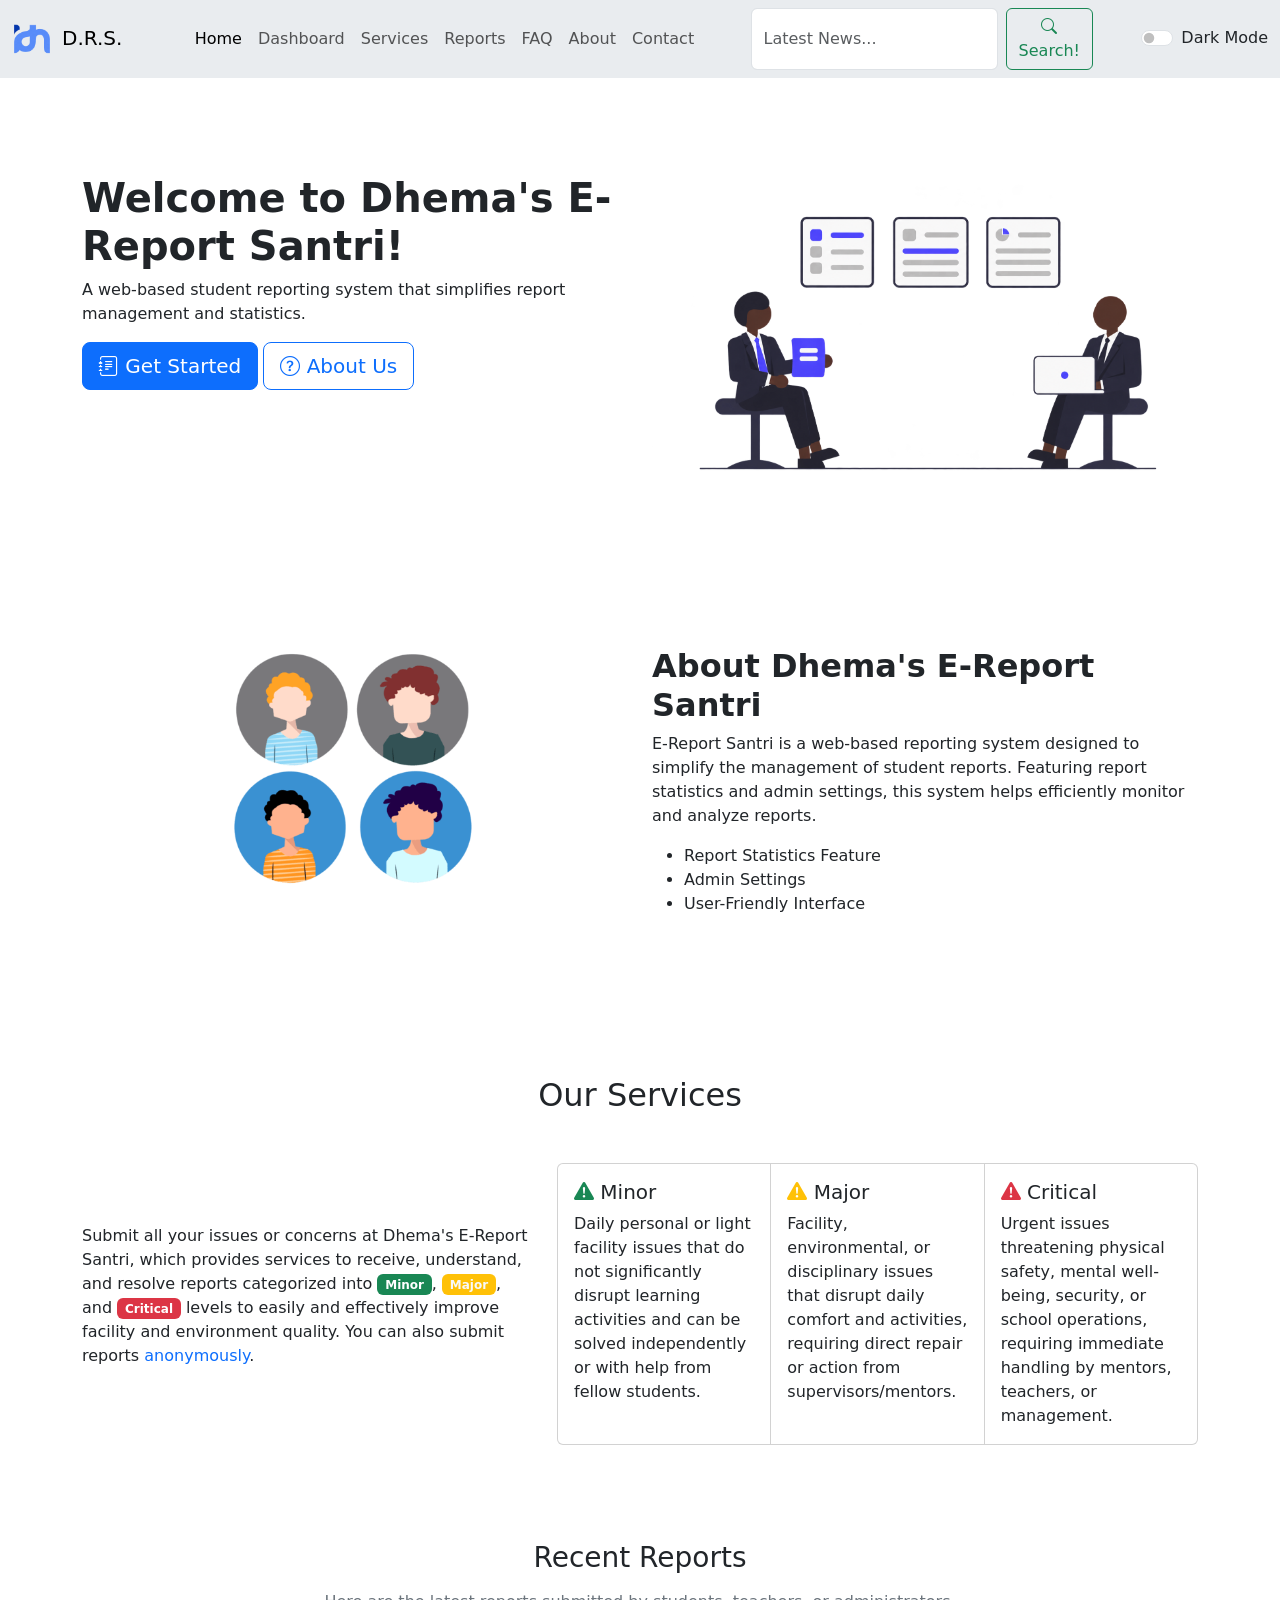
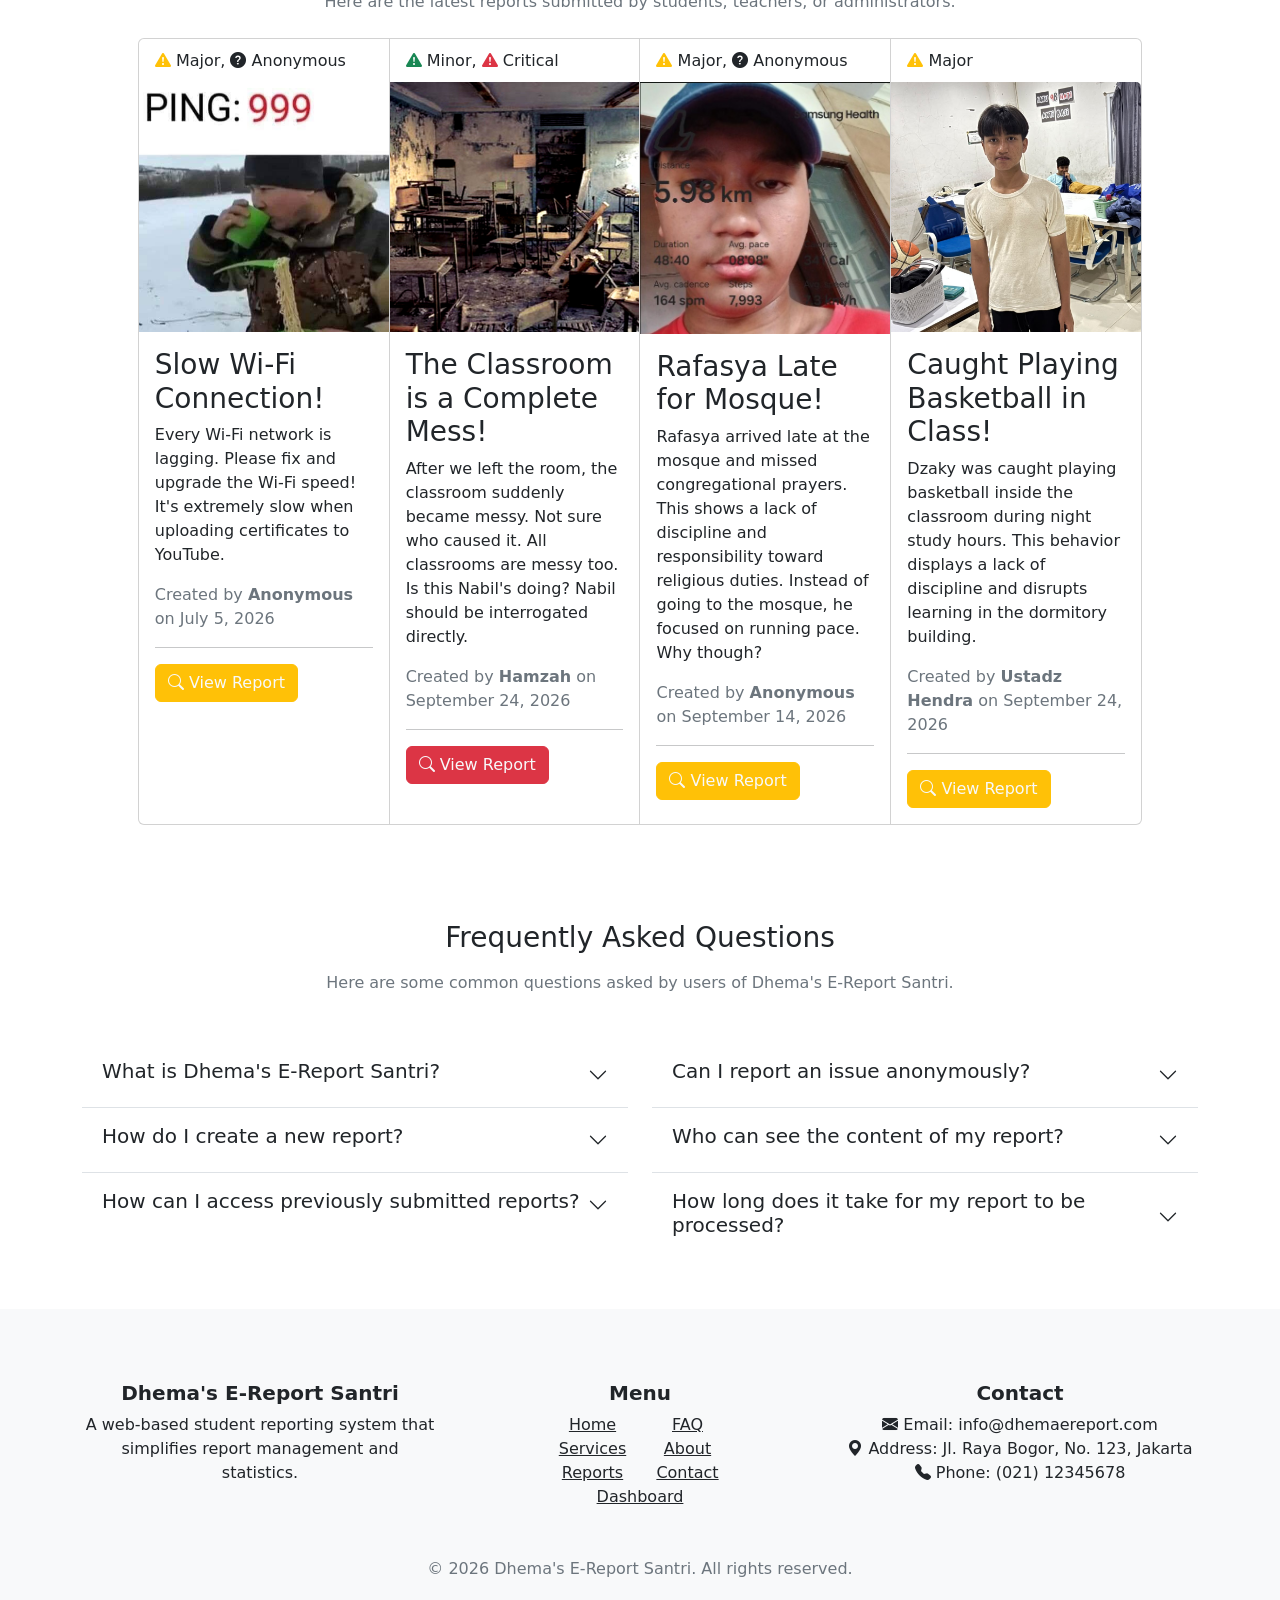
<file: index.html>
<!DOCTYPE html>
<html lang="en" data-bs-theme="">
<head>
    <meta charset="UTF-8">
    <meta name="viewport" content="width=device-width, initial-scale=1.0">
    <title>D.R.S.</title>
    <link rel="icon" href="Logo IDN.png" type="image/png">
    <link rel="stylesheet" href="bootstrap/css/bootstrap.min.css">
    <link rel="stylesheet" href="styles.css">
    <link rel="stylesheet" href="https://cdn.jsdelivr.net/npm/bootstrap-icons@1.13.2/font/bootstrap-icons.min.css">
</head>
<body>
  <nav class="navbar navbar-expand-lg bg-body-secondary">
  <div class="container-fluid">
    <a class="navbar-brand align-text-center" href="#"><img src="Logo IDN.png" alt="IDN Logo" style="width: 40px; height: auto; margin-right: 10px;">D.R.S.</a>
    <button class="navbar-toggler" type="button" data-bs-toggle="collapse" data-bs-target="#navigasi" aria-controls="navigasi" aria-expanded="false" aria-label="Toggle navigation">
      <span class="navbar-toggler-icon"></span>
    </button>
    <div class="collapse navbar-collapse g-2" id="navigasi">
      <ul class="navbar-nav mx-auto mb-2 mb-lg-0">
          <li class="nav-item">
            <a class="nav-link active" aria-current="page" href="index.html">Home</a>
          </li>
        <li class="nav-item">
          <a class="nav-link" href="dashboard.html">Dashboard</a>
        </li>
        <li class="nav-item">
          <a class="nav-link" href="#services">Services</a>
        </li>
        <li class="nav-item">
          <a class="nav-link" href="#reports">Reports</a>
        </li>
        <li class="nav-item">
          <a class="nav-link" href="#FAQ">FAQ</a>
        </li>
        <li class="nav-item">
          <a class="nav-link" href="#about">About</a>
        </li>
        <li class="nav-item">
          <a class="nav-link" href="#contact">Contact</a>
        </li>
      </ul>
      <form class="d-flex" role="search">
        <input class="form-control me-2" type="search" placeholder="Latest News..." aria-label="Search"/>
        <button class="btn btn-outline-success" type="submit"><i class="bi bi-search"></i> Search!</button>
      </form>
      <div class="form-check form-switch ms-auto">
      <input class="form-check-input" type="checkbox" id="themeToggle" style="cursor: pointer;">
      <label class="form-check-label" for="themeToggle" id="themeLabel"></label>
    </div>
    </div>
    </div>
  </div>
  </nav>
  <main>
    <section class="py-5" id="hero">
      <div class="container mt-5 mb-3">
        <div class="row">
          <div class="col-lg-6">
            <h1 class="fw-bold">Welcome to Dhema's E-Report Santri!</h1>
            <p class="">A web-based student reporting system that simplifies report management and statistics.</p>
            <a href="reports.html" class="btn btn-primary btn-lg"><i class="bi bi-journal-text"></i> Get Started</a>
            <a href="#about" class="btn btn-outline-primary btn-lg"><i class="bi bi-question-circle"></i> About Us</a>
          </div>
          <div class="col-lg-6 text-center">
            <img src="hero.png" alt="Hero Image" class="img-fluid" style="width: 100%;">
          </div>
        </div>
      </div>
    </section>
    <section class="py-5" id="about">
      <div class="container mt-5 mb-5">
        <div class="row">
          <div class="col-lg-6 text-center">
            <img src="about.png" alt="About Image" class="img-fluid" style="width: 45%; height: auto;">
          </div>
          <div class="col-lg-6 d-flex align-items-center">
            <div><h2 class="fw-bold">About Dhema's E-Report Santri</h2>
              <p>E-Report Santri is a web-based reporting system designed to simplify the management of student reports. Featuring report statistics and admin settings, this system helps efficiently monitor and analyze reports.</p>
              <ul>
              <li>Report Statistics Feature</li>
              <li>Admin Settings</li>
              <li>User-Friendly Interface</li>
              </ul>
        </div>
      </div>
    </section>
    <section class="py-5" id="services">
      <div class="container">
        <h2 class="text-center mb-5">Our Services</h2>
        <div class="row">
          <div class="col-lg-5 d-flex align-items-center">
            <p>Submit all your issues or concerns at Dhema's E-Report Santri, which provides services to receive, understand, and resolve reports categorized into <span class="badge text-bg-success">Minor</span>, <span class="badge text-bg-warning text-light">Major</span>, and <span class="badge text-bg-danger">Critical</span> levels to easily and effectively improve facility and environment quality. You can also submit reports <a href="" style="text-decoration: none;">anonymously</a>.</p>
          </div>
          <div class="col-lg-7">
            <div class="card-group">
             <div class="card">
               <div class="card-body">
                <h5 class="card-title"><i class="bi bi-exclamation-triangle-fill text-success"></i> Minor</h5>
                <p class="card-text">Daily personal or light facility issues that do not significantly disrupt learning activities and can be solved independently or with help from fellow students.</p>
                </div>
              </div>
             <div class="card">
               <div class="card-body">
                <h5 class="card-title"><i class="bi bi-exclamation-triangle-fill text-warning"></i> Major</h5>
                <p class="card-text">Facility, environmental, or disciplinary issues that disrupt daily comfort and activities, requiring direct repair or action from supervisors/mentors.</p>
                </div>
              </div>
             <div class="card">
               <div class="card-body">
                <h5 class="card-title"><i class="bi bi-exclamation-triangle-fill text-danger"></i> Critical</h5>
                <p class="card-text">Urgent issues threatening physical safety, mental well-being, security, or school operations, requiring immediate handling by mentors, teachers, or management.</p>
                </div>
              </div>
            </div>
          </div>
          </div>
      </div>
      </section>
      <section class="py-5" id="reports">
        <div class="container">
          <h3 class="text-center mb-3">Recent Reports</h3>
          <p class="text-center text-secondary mb-4">Here are the latest reports submitted by students, teachers, or administrators.</p>
              <div class="card-group mx-auto" style="max-width: 90%;">
              <div class="card">
                <div class="px-3 py-1 mt-2"><h6><i class="bi bi-exclamation-triangle-fill text-warning"></i> Major, <i class="bi bi-question-circle-fill"></i> Anonymous</h6></div>
                <img src="pingjelek.png" alt="" class="card-img-top" style="width: 100%; height: auto; object-fit: cover; overflow: hidden">
                <div class="card-body">
                  <h3 class="card-title">Slow Wi-Fi Connection!</h3>
                  <p class="card-text">Every Wi-Fi network is lagging. Please fix and upgrade the Wi-Fi speed! It's extremely slow when uploading certificates to YouTube.</p>
                  <p class="text-secondary">Created by <span class="fw-bold">Anonymous</span> on July 5, 2026</p>
                  <hr>
                  <a href="" class="btn btn-warning text-light"><i class="bi bi-search"></i> View Report</a>
                </div>
              </div>
              <div class="card">
                <div class="px-3 py-1 mt-2"><h6><i class="bi bi-exclamation-triangle-fill text-success"></i> Minor, <i class="bi bi-exclamation-triangle-fill text-danger"></i> Critical</h6></div>
                <img src="Kelas-Kosong-Cerpen-Rifki.png" alt="" class="card-img-top" style="width: 100%; height: auto; object-fit: cover; overflow: hidden">
                <div class="card-body">
                  <h3 class="card-title">The Classroom is a Complete Mess!</h3>
                  <p class="card-text">After we left the room, the classroom suddenly became messy. Not sure who caused it. All classrooms are messy too. Is this Nabil's doing? Nabil should be interrogated directly.</p>
                  <p class="text-secondary">Created by <span class="fw-bold">Hamzah</span> on September 24, 2026</p>
                  <hr>
                  <a href="" class="btn btn-danger text-light"><i class="bi bi-search"></i> View Report</a>
                </div>
              </div>
              <div class="card">
                <div class="px-3 py-1 mt-2"><h6><i class="bi bi-exclamation-triangle-fill text-warning"></i> Major, <i class="bi bi-question-circle-fill"></i> Anonymous</h6></div>
                <img src="rafasya.jpeg" alt="" class="card-img-top" style="width: 100%; height: auto; object-fit: cover; overflow: hidden">
                <div class="card-body">
                  <h3 class="card-title">Rafasya Late for Mosque!</h3>
                  <p class="card-text">Rafasya arrived late at the mosque and missed congregational prayers. This shows a lack of discipline and responsibility toward religious duties. Instead of going to the mosque, he focused on running pace. Why though?</p>
                  <p class="text-secondary">Created by <span class="fw-bold">Anonymous</span> on September 14, 2026</p>
                  <hr>
                  <a href="" class="btn btn-warning text-light"><i class="bi bi-search"></i> View Report</a>
                </div>
              </div>
              <div class="card">
                <div class="px-3 py-1 mt-2"><h6><i class="bi bi-exclamation-triangle-fill text-warning"></i> Major</h6></div>
                <img src="dzaky.jpeg" alt="" class="card-img-top" style="width: 100%; height: auto; object-fit: cover; overflow: hidden">
                <div class="card-body">
                  <h3 class="card-title">Caught Playing Basketball in Class!</h3>
                  <p class="card-text">Dzaky was caught playing basketball inside the classroom during night study hours. This behavior displays a lack of discipline and disrupts learning in the dormitory building.</p>
                  <p class="text-secondary">Created by <span class="fw-bold">Ustadz Hendra</span> on September 24, 2026</p>
                  <hr>
                  <a href="" class="btn btn-warning text-light"><i class="bi bi-search"></i> View Report</a>
                </div>
                </div>
              </div>
            </div>
      </section>
      <section class="py-5" id="FAQ">
        <div class="container">
          <h3 class="text-center mb-3">Frequently Asked Questions</h3>
          <p class="text-center text-secondary mb-5">Here are some common questions asked by users of Dhema's E-Report Santri.</p>
          <div class="row">
            <div class="col-lg-6">
              <div class="accordion accordion-flush" id="a">
  <div class="accordion-item">
    <h2 class="accordion-header">
      <button class="accordion-button collapsed" type="button" data-bs-toggle="collapse" data-bs-target="#flush-collapseOne" aria-expanded="false" aria-controls="flush-collapseOne">
        <h5>What is Dhema's E-Report Santri?</h5>
      </button>
    </h2>
    <div id="flush-collapseOne" class="accordion-collapse collapse" data-bs-parent="#a">
      <div class="accordion-body">Dhema's E-Report Santri is a digital platform designed to facilitate attendance and activity reporting for students in boarding schools. This platform allows administrators and supervisors to track student data efficiently in real time.</div>
    </div>
  </div>
  <div class="accordion-item">
    <h2 class="accordion-header">
      <button class="accordion-button collapsed" type="button" data-bs-toggle="collapse" data-bs-target="#flush-collapseTwo" aria-expanded="false" aria-controls="flush-collapseTwo">
        <h5>How do I create a new report?</h5>
      </button>
    </h2>
    <div id="flush-collapseTwo" class="accordion-collapse collapse" data-bs-parent="#a">
      <div class="accordion-body">To create a new report, you need to log into your account first. After that, navigate to the "Create Report" menu and fill out the provided form with the required information.</div>
    </div>
  </div>
  <div class="accordion-item">
    <h2 class="accordion-header">
      <button class="accordion-button collapsed" type="button" data-bs-toggle="collapse" data-bs-target="#flush-collapseThree" aria-expanded="false" aria-controls="flush-collapseThree">
        <h5>How can I access previously submitted reports?</h5>
      </button>
    </h2>
    <div id="flush-collapseThree" class="accordion-collapse collapse" data-bs-parent="#a">
      <div class="accordion-body">You can access your submitted reports by logging into your account and navigating to the "My Reports" menu. There, you will see a list of all reports you have created.
      </div>
    </div>
  </div>
</div>
</div>
    <div class="col-lg-6">
      <div class="accordion accordion-flush" id="b">
  <div class="accordion-item">
    <h2 class="accordion-header">
      <button class="accordion-button collapsed" type="button" data-bs-toggle="collapse" data-bs-target="#flush-collapseFour" aria-expanded="false" aria-controls="flush-collapseFour">
        <h5>Can I report an issue anonymously?</h5>
      </button>
    </h2>
    <div id="flush-collapseFour" class="accordion-collapse collapse" data-bs-parent="#b">
      <div class="accordion-body">Yes, you can report an issue anonymously. However, please make sure to provide sufficient detail so the issue can be handled effectively.</div>
    </div>
  </div>
  <div class="accordion-item">
    <h2 class="accordion-header">
      <button class="accordion-button collapsed" type="button" data-bs-toggle="collapse" data-bs-target="#flush-collapseFive" aria-expanded="false" aria-controls="flush-collapseFive">
        <h5>Who can see the content of my report?</h5>
      </button>
    </h2>
    <div id="flush-collapseFive" class="accordion-collapse collapse" data-bs-parent="#b">
      <div class="accordion-body">Your report content can only be viewed by you and the platform administrators. The information you provide will be kept strictly confidential.</div>
    </div>
  </div>
  <div class="accordion-item">
    <h2 class="accordion-header">
      <button class="accordion-button collapsed" type="button" data-bs-toggle="collapse" data-bs-target="#flush-collapseSix" aria-expanded="false" aria-controls="flush-collapseSix">
        <h5>How long does it take for my report to be processed?</h5>
      </button>
    </h2>
    <div id="flush-collapseSix" class="accordion-collapse collapse" data-bs-parent="#b">
      <div class="accordion-body">Processing times may vary depending on the complexity of the issue. However, we strive to address every report within 24 to 48 working hours.
      </div>
    </div>
  </div>
</div>
    </div>
        </div>
        </div>
      </section>
  </main>
  <footer class="bg-body-tertiary py-4 text-center">
    <div class="container">
      <div class="row py-5 row-gap-4 justify-content-between">
        <div class="col-lg-4">
          <h5 class="fw-bold text-center">Dhema's E-Report Santri</h5>
          <p class="mb-0">A web-based student reporting system that simplifies report management and statistics.</p>
        </div>
        <div class="col-lg-2">
          <h5 class="fw-bold text-center">Menu</h5>
          <div class="row">
            <div class="col-lg-6">
              <ul class="list-unstyled mb-0">
                <li><a href="index.html" class="text-body">Home</a></li>
                <li><a href="#services" class="text-body">Services</a></li>
                <li><a href="#reports" class="text-body">Reports</a></li>
              </ul>
            </div>
            <div class="col-lg-6">
              <ul class="list-unstyled mb-0">
                <li><a href="#faq" class="text-body">FAQ</a></li>
                <li><a href="#about" class="text-body">About</a></li>
                <li><a href="#contact" class="text-body">Contact</a></li>
              </ul>
            </div>
            <a href="dashboard.html" class="text-body text-center d-block mt-0">Dashboard</a>
          </div>
          </div>
          <div class="col-lg-4" id="contact">
            <h5 class="fw-bold text-center">Contact</h5>
            <ul class="list-unstyled">
              <li><i class="bi bi-envelope-fill"></i> Email: info@dhemaereport.com</li>
              <li><i class="bi bi-geo-alt-fill"></i> Address: Jl. Raya Bogor, No. 123, Jakarta</li>
              <li><i class="bi bi-telephone-fill"></i> Phone: (021) 12345678</li>
            </ul>
          </div>
        </div>
      </div>
      <p class="mb-0 text-center text-secondary">&copy; 2026 Dhema's E-Report Santri. All rights reserved.</p>
    </div>
  </footer>
  <script src="bootstrap/js/bootstrap.bundle.min.js"></script>
  <script>
      const htmlElement = document.documentElement;
      const themeToggle = document.getElementById('themeToggle');
        const themeLabel = document.getElementById('themeLabel');
        const savedTheme = localStorage.getItem('theme') || 'light';
        htmlElement.setAttribute('data-bs-theme', savedTheme);
        if (savedTheme === 'dark') {
            themeToggle.checked = true;
            themeLabel.textContent = 'Light Mode';
        } else {
            themeToggle.checked = false;
            themeLabel.textContent = 'Dark Mode';
        }
        themeToggle.addEventListener('change', () => {
            if (themeToggle.checked) {
                htmlElement.setAttribute('data-bs-theme', 'dark');
                themeLabel.textContent = 'Dark Mode';
                localStorage.setItem('theme', 'dark'); 
            } else {
                htmlElement.setAttribute('data-bs-theme', 'light');
                themeLabel.textContent = 'Light Mode';
                localStorage.setItem('theme', 'light'); 
            }
        });
    </script>
</body>
</html>
</file>
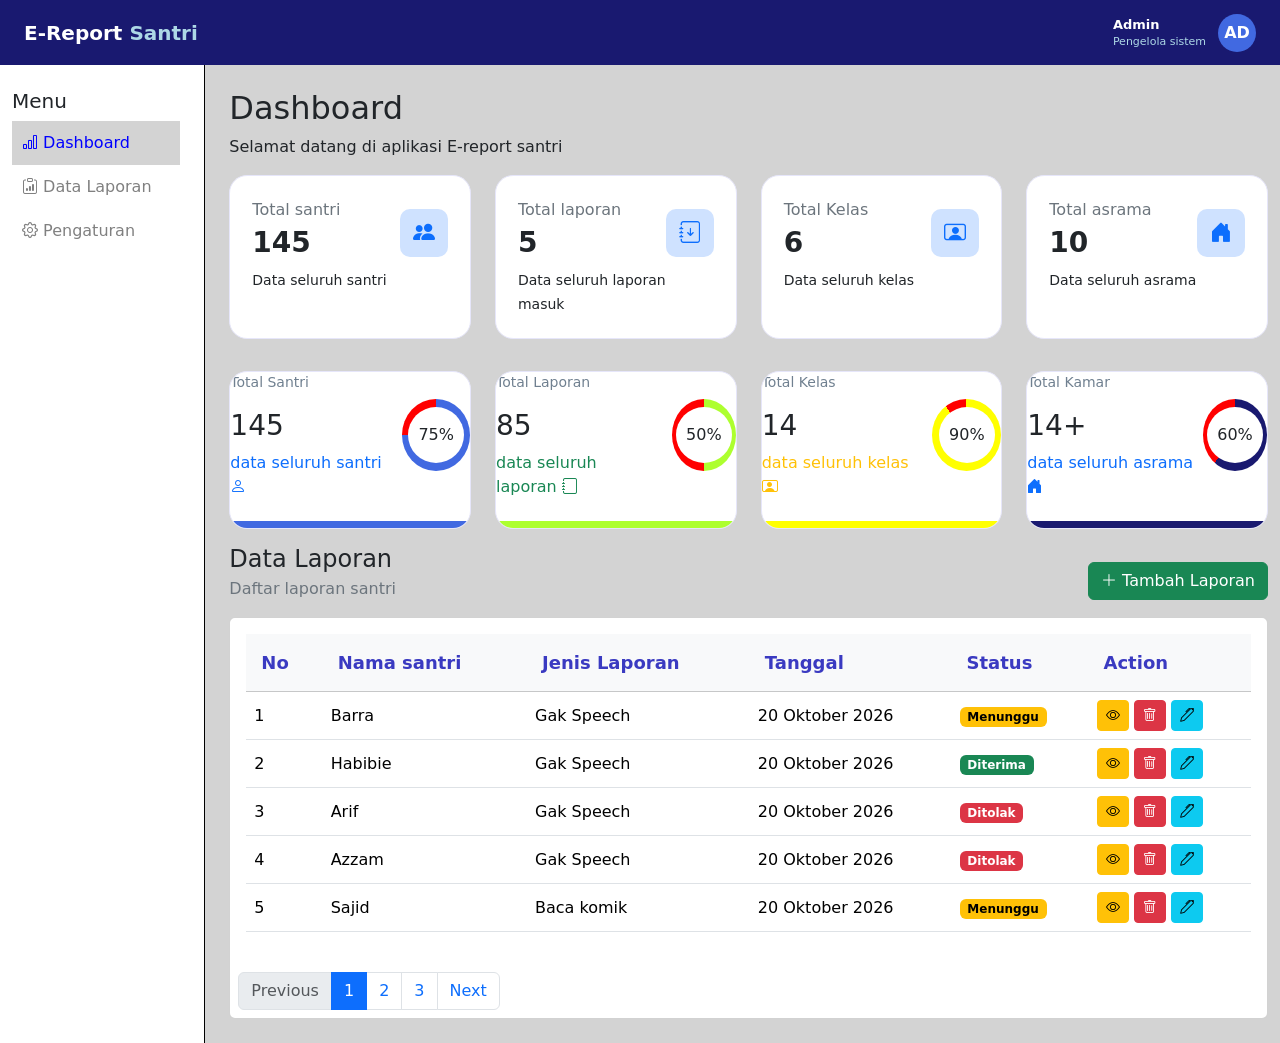
<file: dashboard.html>
<!DOCTYPE html>
<html lang="en" data-bs-theme="">
<head>
    <meta charset="UTF-8">
    <meta name="viewport" content="width=device-width, initial-scale=1.0">
    <title>E-Report</title>
    <link rel="stylesheet" href="bootstrap/css/bootstrap.min.css">
    <link rel="stylesheet" href="styles.css">
    <link rel="stylesheet" href="https://cdn.jsdelivr.net/npm/bootstrap-icons@1.13.2/font/bootstrap-icons.min.css">
</head>
<body class="body">

    <nav class="navbar topbar px-4">
        <span class="navbar-brand text-white fw-bold">
            E-Report <span class="brand-light">Santri</span> 
        </span>
        <div class="admin-profile">
            <div>
                <span>Admin</span>
                <small>Pengelola sistem</small>
            </div>
            <div class="admin-avatar">AD</div>
        </div>
    </nav>
    <div class="row">
        <aside class="sidebar col-lg-2 p-4">
            <h5 class="menu-label">Menu</h5>
            <a href="dashboard.html" class="menu-link active"> <i class="bi bi-bar-chart"></i> Dashboard</a>
            <a href="statistik.html" class="menu-link "><i class="bi bi-clipboard-data"></i> Data Laporan</a>
            <a href="settings.html" class="menu-link"> <i class="bi bi-gear"></i> Pengaturan</a>
        </aside>
        <main class="col-lg-10 p-4">
            <h2>Dashboard</h2>
            <p>Selamat datang di aplikasi E-report santri</p>
            <div class="row">

                <!-- Card 1 -->
                 <div class="col-lg-3">
                    <div class="card stat-card h-100">
                        <div class="card-body">
                        <div class="d-flex justify-content-between align-items-center">
                            <div>
                                <p class="text-secondary mb-1">Total santri</p>
                                <h3 class="fw-bold">145</h3>
                            </div>

                            <div class="stat-icon bg-primary-subtle text-primary">
                                <i class="bi bi-people-fill"></i>
                            </div>
                        </div>
                            <small>Data seluruh santri</small>
                        </div>
                    </div>
                    
                 </div>
                 <!-- End Card 1 -->
                <!-- Card 2 -->
                 <div class="col-lg-3">
                    <div class="card stat-card h-100">
                        <div class="card-body">
                        <div class="d-flex justify-content-between align-items-center">
                            <div>
                                <p class="text-secondary mb-1">Total laporan</p>
                                <h3 class="fw-bold">5</h3>
                            </div>

                            <div class="stat-icon bg-primary-subtle text-primary">
                                <i class="bi bi-journal-arrow-down"></i>
                            </div>
                        </div>
                            <small>Data seluruh laporan masuk</small>
                        </div>
                    </div>
                    
                 </div>
                 <!-- End Card 2 -->
                <!-- Card 3 -->
                 <div class="col-lg-3">
                    <div class="card stat-card h-100">
                        <div class="card-body">
                        <div class="d-flex justify-content-between align-items-center">
                            <div>
                                <p class="text-secondary mb-1">Total Kelas</p>
                                <h3 class="fw-bold">6</h3>
                            </div>

                            <div class="stat-icon bg-primary-subtle text-primary">
                                <i class="bi bi-person-video"></i>
                            </div>
                        </div>
                            <small>Data seluruh kelas</small>
                        </div>
                    </div>
                    
                 </div>
                 <!-- End Card 3 -->
                <!-- Card 4 -->
                 <div class="col-lg-3">
                    <div class="card stat-card h-100">
                        <div class="card-body">
                        <div class="d-flex justify-content-between align-items-center">
                            <div>
                                <p class="text-secondary mb-1">Total asrama</p>
                                <h3 class="fw-bold">10</h3>
                            </div>

                            <div class="stat-icon bg-primary-subtle text-primary">
                                <i class="bi bi-house-door-fill"></i>
                            </div>
                        </div>
                            <small>Data seluruh asrama</small>
                        </div>
                    </div>
                    
                 </div>
                 <!-- End Card 4 -->
            </div>

            <div class="row g-4 mt-2">
                <!-- Total santri -->
                 <!-- card-stat-1 -->
                 <div class="col-lg-3">
                    <div class="card stat-card">
                        <div class="stat-atas">
                            <div>
                                <p class="stat-label">Total Santri</p>
                                <h3 class="stat-number">145</h3>
                                <span class="stat-keterangan text-primary">
                                    data seluruh santri
                                    <i class="bi bi-person"></i>
                                </span>
                            </div>
                            <div class="lingkaran-progres progres-biru">
                                <div class="isi-lingkaran"> <span>75%</span> </div>
                            </div>
                        </div>
                        <div class="garis-progres">
                            <div class="isi-garis garis-biru"></div>
                        </div>
                    </div>
                 </div>
                 <!-- end-card-stat 1 -->
                 <!-- card-stat-2 -->
                 <div class="col-lg-3">
                    <div class="card stat-card">
                        <div class="stat-atas">
                            <div>
                                <p class="stat-label">Total Laporan</p>
                                <h3 class="stat-number">85</h3>
                                <span class="stat-keterangan text-success">
                                    data seluruh laporan
                                    <i class="bi bi-journal"></i>
                                </span>
                            </div>
                            <div class="lingkaran-progres progres-hijau">
                                <div class="isi-lingkaran"> <span>50%</span> </div>
                            </div>
                        </div>
                        <div class="garis-progres">
                            <div class="isi-garis garis-hijau"></div>
                        </div>
                    </div>
                 </div>
                 <!-- end-card-stat 2 -->
                 <!-- card-stat-3 -->
                 <div class="col-lg-3">
                    <div class="card stat-card">
                        <div class="stat-atas">
                            <div>
                                <p class="stat-label">Total Kelas</p>
                                <h3 class="stat-number">14</h3>
                                <span class="stat-keterangan text-warning">
                                    data seluruh kelas
                                    <i class="bi bi-person-video"></i>
                                </span>
                            </div>
                            <div class="lingkaran-progres progres-kuning">
                                <div class="isi-lingkaran"> <span>90%</span> </div>
                            </div>
                        </div>
                        <div class="garis-progres">
                            <div class="isi-garis garis-kuning"></div>
                        </div>
                    </div>
                 </div>
                 <!-- end-card-stat 3-->
                 
                 <!-- card-stat-4 -->
                 <div class="col-lg-3">
                    <div class="card stat-card">
                        <div class="stat-atas">
                            <div>
                                <p class="stat-label">Total Kamar</p>
                                <h3 class="stat-number">14+</h3>
                                <span class="stat-keterangan text-primary">
                                    data seluruh asrama
                                    <i class="bi bi-house-door-fill"></i>
                                </span>
                            </div>
                            <div class="lingkaran-progres progres-biru-tua">
                                <div class="isi-lingkaran"> <span>60%</span> </div>
                            </div>
                        </div>
                        <div class="garis-progres">
                            <div class="isi-garis garis-biru-tua"></div>
                        </div>
                    </div>
                 </div>
                 <!-- end-card-stat 4-->
            </div>
            <div class="mt-3">
                <div class="d-flex justify-content-between align-items-center">
                    <div>
                        <h4 class="judul-bagian mb-1">Data Laporan</h4>
                        <p class="text-secondary">Daftar laporan santri</p>
                    </div>
                    <button class="btn btn-success"> <i class="bi bi-plus-lg"></i> Tambah Laporan</button>
                </div>

                <div class="card tabel-laporan" >
                    <div class="card-body">
                         <div class="table-responsive">
                    <table class="table table-hover align-middle">
                        <thead class="table-light">
                            <tr>
                                <th>No</th>
                                <th>Nama santri</th>
                                <th>Jenis Laporan</th>
                                <th>Tanggal</th>
                                <th>Status</th>
                                <th>Action</th>
                            </tr>
                        </thead>
                        <tbody>
                            <tr>
                                <td>1</td>
                                <td>Barra </td>
                                <td>Gak Speech</td>
                                <td>20 Oktober 2026</td>
                                <td> <span class="badge text-bg-warning">Menunggu</span> </td>
                                <td>
                                    <button class="btn btn-sm btn-warning"><i class="bi bi-eye"></i></button>
                                    <button class="btn btn-sm btn-danger"> <i class="bi bi-trash"></i></button>
                                    <button class="btn btn-sm btn-info"> <i class="bi bi-pen"></i> </button>
                                </td>
                            </tr>
                            <tr>
                                <td>2</td>
                                <td>Habibie </td>
                                <td>Gak Speech</td>
                                <td>20 Oktober 2026</td>
                                <td> <span class="badge text-bg-success">Diterima</span> </td>
                                <td>
                                    <button class="btn btn-sm btn-warning"><i class="bi bi-eye"></i></button>
                                    <button class="btn btn-sm btn-danger"> <i class="bi bi-trash"></i></button>
                                    <button class="btn btn-sm btn-info"> <i class="bi bi-pen"></i> </button>
                                </td>
                            </tr>
                            <tr>
                                <td>3</td>
                                <td>Arif</td>
                                <td>Gak Speech</td>
                                <td>20 Oktober 2026</td>
                                <td> <span class="badge text-bg-danger">Ditolak</span> </td>
                                <td>
                                    <button class="btn btn-sm btn-warning"><i class="bi bi-eye"></i></button>
                                    <button class="btn btn-sm btn-danger"> <i class="bi bi-trash"></i></button>
                                    <button class="btn btn-sm btn-info"> <i class="bi bi-pen"></i> </button>
                                </td>
                            </tr>
                            <tr>
                                <td>4</td>
                                <td>Azzam </td>
                                <td>Gak Speech</td>
                                <td>20 Oktober 2026</td>
                                <td> <span class="badge text-bg-danger">Ditolak</span> </td>
                                <td>
                                    <button class="btn btn-sm btn-warning"><i class="bi bi-eye"></i></button>
                                    <button class="btn btn-sm btn-danger"> <i class="bi bi-trash"></i></button>
                                    <button class="btn btn-sm btn-info"> <i class="bi bi-pen"></i> </button>
                                </td>
                            </tr>
                            <tr>
                                <td>5</td>
                                <td>Sajid </td>
                                <td>Baca komik</td>
                                <td>20 Oktober 2026</td>
                                <td> <span class="badge text-bg-warning">Menunggu</span> </td>
                                <td>
                                    <button class="btn btn-sm btn-warning"><i class="bi bi-eye"></i></button>
                                    <button class="btn btn-sm btn-danger"> <i class="bi bi-trash"></i></button>
                                    <button class="btn btn-sm btn-info"> <i class="bi bi-pen"></i> </button>
                                </td>
                            </tr>
                        </tbody>
                    </table>
                </div>
                    </div>
                    <ul class="pagination m-2">
                    <li class="page-item disabled">
                        <a href="" class="page-link">Previous</a>
                    </li>
                    <li class="page-item active">
                        <a href="" class="page-link">1</a>
                    </li>
                    <li class="page-item">
                        <a href="" class="page-link">2</a>
                    </li>
                    <li class="page-item">
                        <a href="" class="page-link">3</a>
                    </li>
                    <li class="page-item">
                        <a href="" class="page-link">Next</a>
                    </li>
                </ul>
                </div>
            </div>
        </main>
    </div>
    
    <script src="bootstrap/js/bootstrap.bundle.min.js"></script>

</body>
</html>
</file>
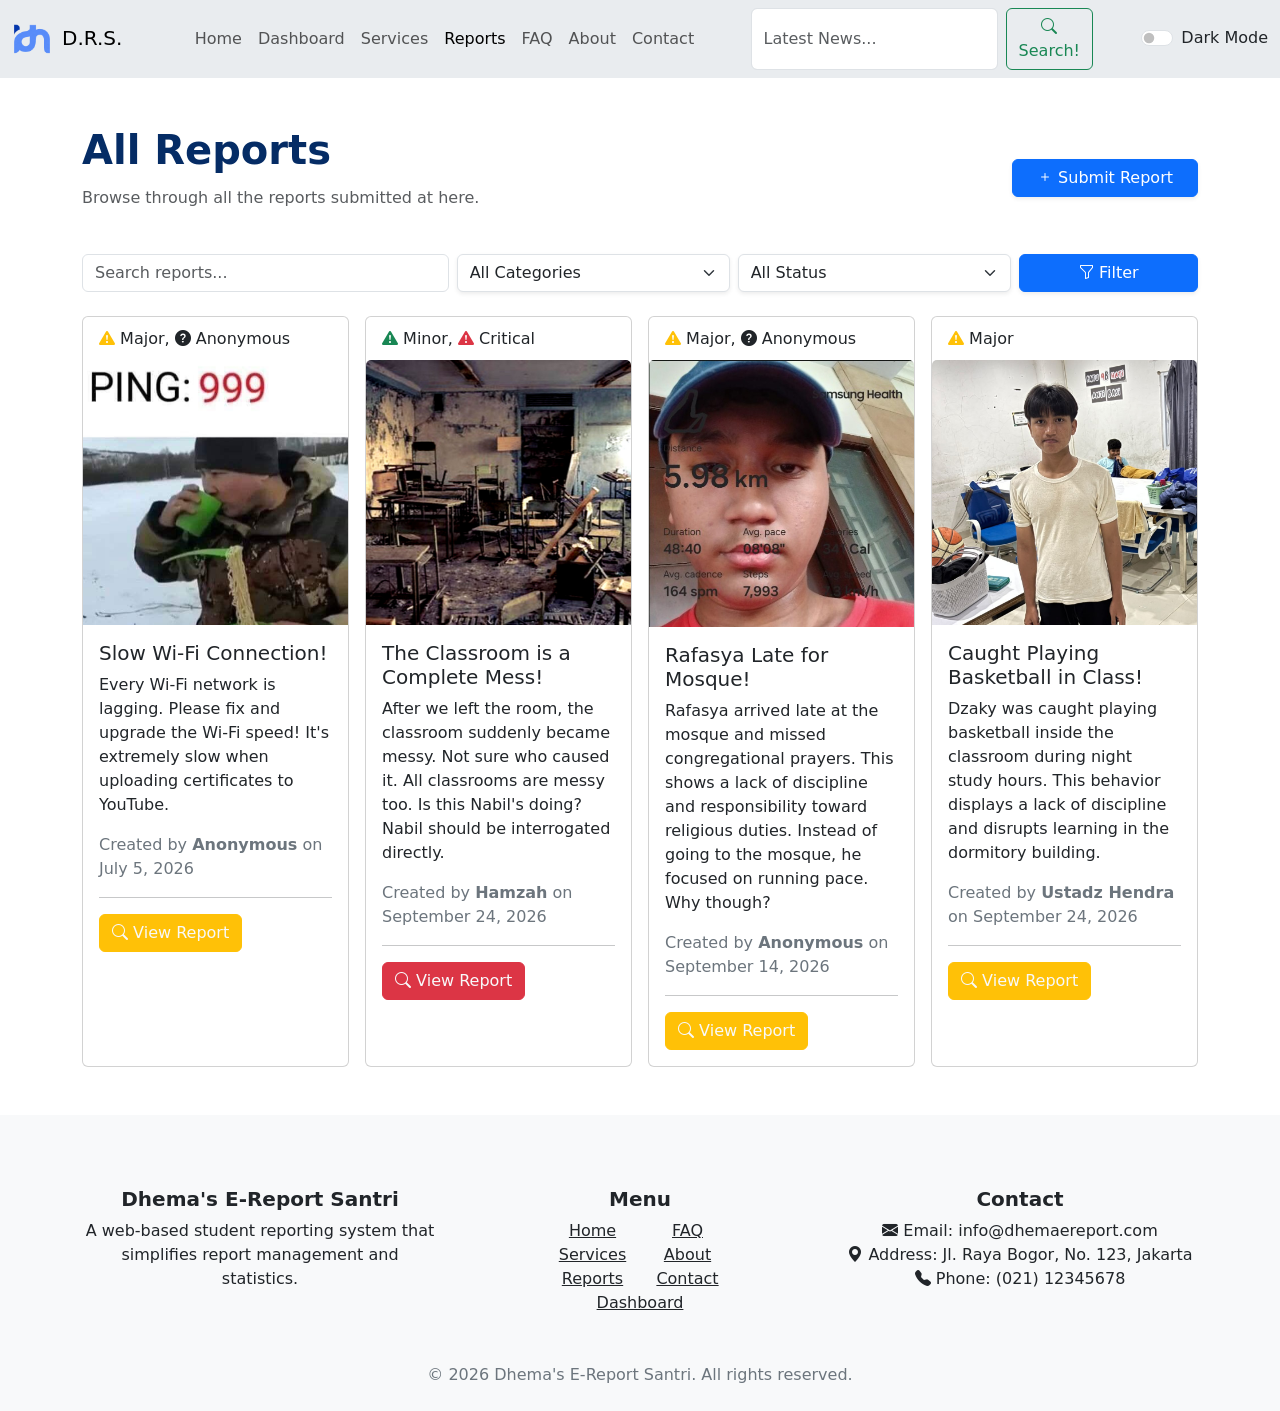
<file: reports.html>
<!DOCTYPE html>
<html lang="en" data-bs-theme="">
<head>
    <meta charset="UTF-8">
    <meta name="viewport" content="width=device-width, initial-scale=1.0">
    <title>D.R.S.</title>
    <link rel="icon" href="Logo IDN.png" type="image/png">
    <link rel="stylesheet" href="bootstrap/css/bootstrap.min.css">
    <link rel="stylesheet" href="styles.css">
    <link rel="stylesheet" href="https://cdn.jsdelivr.net/npm/bootstrap-icons@1.13.2/font/bootstrap-icons.min.css">
</head>
<body>
  <nav class="navbar navbar-expand-lg bg-body-secondary">
  <div class="container-fluid">
    <a class="navbar-brand align-text-center" href="#"><img src="Logo IDN.png" alt="IDN Logo" style="width: 40px; height: auto; margin-right: 10px;">D.R.S.</a>
    <button class="navbar-toggler" type="button" data-bs-toggle="collapse" data-bs-target="#navigasi" aria-controls="navigasi" aria-expanded="false" aria-label="Toggle navigation">
      <span class="navbar-toggler-icon"></span>
    </button>
    <div class="collapse navbar-collapse g-2" id="navigasi">
      <ul class="navbar-nav mx-auto mb-2 mb-lg-0">
          <li class="nav-item">
            <a class="nav-link" href="index.html">Home</a>
          </li>
        <li class="nav-item">
          <a class="nav-link" href="dashboard.html">Dashboard</a>
        </li>
        <li class="nav-item">
          <a class="nav-link" href="index.html#services">Services</a>
        </li>
        <li class="nav-item">
          <a class="nav-link active" aria-current="page" href="#allreports">Reports</a>
        </li>
        <li class="nav-item">
          <a class="nav-link" href="index.html#FAQ">FAQ</a>
        </li>
        <li class="nav-item">
          <a class="nav-link" href="index.html#about">About</a>
        </li>
        <li class="nav-item">
          <a class="nav-link" href="#contact">Contact</a>
        </li>
      </ul>
      <form class="d-flex" role="search">
        <input class="form-control me-2" type="search" placeholder="Latest News..." aria-label="Search"/>
        <button class="btn btn-outline-success" type="submit"><i class="bi bi-search"></i> Search!</button>
      </form>
      <div class="form-check form-switch ms-auto">
      <input class="form-check-input" type="checkbox" id="themeToggle" style="cursor: pointer;">
      <label class="form-check-label" for="themeToggle" id="themeLabel"></label>
    </div>
    </div>
        </div>
  </div>
  </nav>
  <main>
    <section class="py-5" id="allreports">
        <div class="container">
            <div class="d-flex text-center text-lg-start flex-lg-row flex-column justify-content-md-between justify-content-center align-items-center flex-wrap mb-4">
          <div class="col-lg-8">
            <h1
                 class="fw-bold text-primary-emphasis"
                 data-aos="fade-up"
                 data-aos-duration="1000"
               >
                 All Reports
               </h1>
               <p
               class="lh-lg text-muted"
               data-aos="fade-up"
                 data-aos-duration="1000"
                 data-aos-delay="200"
               >  
                 Browse through all the reports submitted at here.
               </p>
            </div>   
            <div class="col-lg-2">
              <button class="btn btn-primary shadow-sm w-100" data-bs-toggle="modal" data-bs-target="#exampleModal"><i class="bi bi-plus"></i> Submit Report</button>
            </div>  
          </div>  
        
        <div class="row mb-4 g-2 align-items center">
          <div class="col -md-4">
            <input
              type="text"
              class="form-control"
              placeholder="Search reports..."
            />  
          </div>  
          <div class="col-md-3">
            <select class="form-select shadow-sm">
              <option value="">All Categories</option>
              <option value="category1"><h6><i class="bi bi-circle-fill text-success"></i>Minor</h6></option>
              <option value="category2"><h6><i class="bi bi-circle-fill text-warning"></i>Major</h6></option>
              <option value="category3"><h6><i class="bi bi-circle-fill text-danger"></i>Critical</h6></option>
            </select>  
          </div>  
          <div class="col-md-3">
            <select class="form-select shadow-sm">
              <option value="">All Status</option>
              <option value="status1">Newest</option>
              <option value="status2">Oldest</option>
              <option value="status3">Most Popular</option>
            </select>  
          </div>  
          <div class="col-md-2">
            <button class="btn btn-primary w-100 shadow-sm">
              <i class="bi bi-funnel"></i> Filter
            </button>  
          </div>  
        </div>
        <div class="row g-3">
          <div class="col-lg-6 col-xl-3">
            <div class="card h-100">
              <div class="px-3 py-1 mt-2"><h6><i class="bi bi-exclamation-triangle-fill text-warning"></i> Major, <i class="bi bi-question-circle-fill"></i> Anonymous</h6></div>
              <img src="pingjelek.png" alt="Wi-Fi report" class="card-img-top" style="width: 100%; height: auto; object-fit: cover; overflow: hidden;">
              <div class="card-body">
                <h5 class="card-title">Slow Wi-Fi Connection!</h5>
                <p class="card-text">Every Wi-Fi network is lagging. Please fix and upgrade the Wi-Fi speed! It's extremely slow when uploading certificates to YouTube.</p>
                <p class="text-secondary">Created by <span class="fw-bold">Anonymous</span> on July 5, 2026</p>
                <hr>
                <a href="#" class="btn btn-warning text-light"><i class="bi bi-search"></i> View Report</a>
              </div>
            </div>
          </div>
          <div class="col-lg-6 col-xl-3">
            <div class="card h-100">
              <div class="px-3 py-1 mt-2"><h6><i class="bi bi-exclamation-triangle-fill text-success"></i> Minor, <i class="bi bi-exclamation-triangle-fill text-danger"></i> Critical</h6></div>
              <img src="Kelas-Kosong-Cerpen-Rifki.png" alt="Messy classroom report" class="card-img-top" style="width: 100%; height: auto; object-fit: cover; overflow: hidden;">
              <div class="card-body">
                <h5 class="card-title">The Classroom is a Complete Mess!</h5>
                <p class="card-text">After we left the room, the classroom suddenly became messy. Not sure who caused it. All classrooms are messy too. Is this Nabil's doing? Nabil should be interrogated directly.</p>
                <p class="text-secondary">Created by <span class="fw-bold">Hamzah</span> on September 24, 2026</p>
                <hr>
                <a href="#" class="btn btn-danger text-light"><i class="bi bi-search"></i> View Report</a>
              </div>
            </div>
          </div>
          <div class="col-lg-6 col-xl-3">
            <div class="card h-100">
              <div class="px-3 py-1 mt-2"><h6><i class="bi bi-exclamation-triangle-fill text-warning"></i> Major, <i class="bi bi-question-circle-fill"></i> Anonymous</h6></div>
              <img src="rafasya.jpeg" alt="Report about arriving late to the mosque" class="card-img-top" style="width: 100%; height: auto; object-fit: cover; overflow: hidden;">
              <div class="card-body">
                <h5 class="card-title">Rafasya Late for Mosque!</h5>
                <p class="card-text">Rafasya arrived late at the mosque and missed congregational prayers. This shows a lack of discipline and responsibility toward religious duties. Instead of going to the mosque, he focused on running pace. Why though?</p>
                <p class="text-secondary">Created by <span class="fw-bold">Anonymous</span> on September 14, 2026</p>
                <hr>
                <a href="#" class="btn btn-warning text-light"><i class="bi bi-search"></i> View Report</a>
              </div>
            </div>
          </div>
          <div class="col-lg-6 col-xl-3">
            <div class="card h-100">
              <div class="px-3 py-1 mt-2"><h6><i class="bi bi-exclamation-triangle-fill text-warning"></i> Major</h6></div>
              <img src="dzaky.jpeg" alt="Basketball in classroom report" class="card-img-top" style="width: 100%; height: auto; object-fit: cover; overflow: hidden;">
              <div class="card-body">
                <h5 class="card-title">Caught Playing Basketball in Class!</h5>
                <p class="card-text">Dzaky was caught playing basketball inside the classroom during night study hours. This behavior displays a lack of discipline and disrupts learning in the dormitory building.</p>
                <p class="text-secondary">Created by <span class="fw-bold">Ustadz Hendra</span> on September 24, 2026</p>
                <hr>
                <a href="#" class="btn btn-warning text-light"><i class="bi bi-search"></i> View Report</a>
              </div>
            </div>
          </div>
        </div>
    </section>
  </main>
  <footer class="bg-body-tertiary py-4 text-center">
    <div class="container">
      <div class="row py-5 row-gap-4 justify-content-between">
        <div class="col-lg-4">
          <h5 class="fw-bold text-center">Dhema's E-Report Santri</h5>
          <p class="mb-0">A web-based student reporting system that simplifies report management and statistics.</p>
        </div>
        <div class="col-lg-2">
          <h5 class="fw-bold text-center">Menu</h5>
          <div class="row">
            <div class="col-lg-6">
              <ul class="list-unstyled mb-0">
                <li><a href="index.html" class="text-body">Home</a></li>
                <li><a href="index.html#services" class="text-body">Services</a></li>
                <li><a href="#allreports" class="text-body">Reports</a></li>
              </ul>
            </div>
            <div class="col-lg-6">
              <ul class="list-unstyled mb-0">
                <li><a href="index.html#FAQ" class="text-body">FAQ</a></li>
                <li><a href="index.html#about" class="text-body">About</a></li>
                <li><a href="#contact" class="text-body">Contact</a></li>
              </ul>
            </div>
            <a href="dashboard.html" class="text-body text-center d-block mt-0">Dashboard</a>
          </div>
          </div>
          <div class="col-lg-4" id="contact">
            <h5 class="fw-bold text-center">Contact</h5>
            <ul class="list-unstyled">
              <li><i class="bi bi-envelope-fill"></i> Email: info@dhemaereport.com</li>
              <li><i class="bi bi-geo-alt-fill"></i> Address: Jl. Raya Bogor, No. 123, Jakarta</li>
              <li><i class="bi bi-telephone-fill"></i> Phone: (021) 12345678</li>
            </ul>
          </div>
        </div>
      </div>
      <p class="mb-0 text-center text-secondary">&copy; 2026 Dhema's E-Report Santri. All rights reserved.</p>
    </div>
  </footer>
  <script src="bootstrap/js/bootstrap.bundle.min.js"></script>
  <script>
      const htmlElement = document.documentElement;
      const themeToggle = document.getElementById('themeToggle');
        const themeLabel = document.getElementById('themeLabel');
        const savedTheme = localStorage.getItem('theme') || 'light';
        htmlElement.setAttribute('data-bs-theme', savedTheme);
        if (savedTheme === 'dark') {
            themeToggle.checked = true;
            themeLabel.textContent = 'Light Mode';
        } else {
            themeToggle.checked = false;
            themeLabel.textContent = 'Dark Mode';
        }
        themeToggle.addEventListener('change', () => {
            if (themeToggle.checked) {
                htmlElement.setAttribute('data-bs-theme', 'dark');
                themeLabel.textContent = 'Dark Mode';
                localStorage.setItem('theme', 'dark'); 
            } else {
                htmlElement.setAttribute('data-bs-theme', 'light');
                themeLabel.textContent = 'Light Mode';
                localStorage.setItem('theme', 'light'); 
            }
        });
    </script>
</body>
</html>
</file>
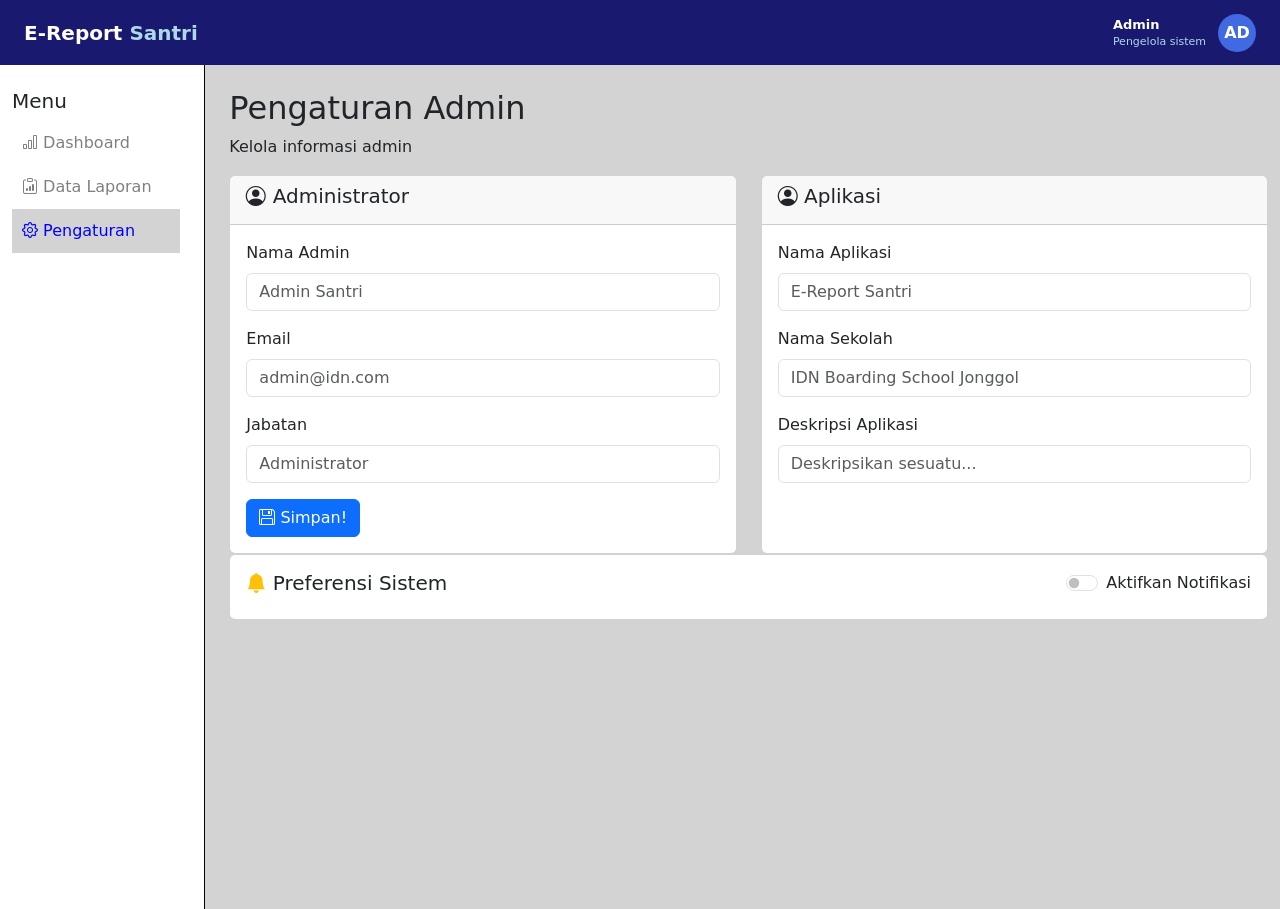
<file: settings.html>
<!DOCTYPE html>
<html lang="en" data-bs-theme="">
<head>
    <meta charset="UTF-8">
    <meta name="viewport" content="width=device-width, initial-scale=1.0">
    <title>E-Report</title>
    <link rel="stylesheet" href="bootstrap/css/bootstrap.min.css">
    <link rel="stylesheet" href="styles.css">
    <link rel="stylesheet" href="https://cdn.jsdelivr.net/npm/bootstrap-icons@1.13.2/font/bootstrap-icons.min.css">
</head>
<body class="body">

    <nav class="navbar topbar px-4">
        <span class="navbar-brand text-white fw-bold">
            E-Report <span class="brand-light">Santri</span> 
        </span>
        <div class="admin-profile">
            <div>
                <span>Admin</span>
                <small>Pengelola sistem</small>
            </div>
            <div class="admin-avatar">AD</div>
        </div>
    </nav>
    <div class="row">
        <aside class="sidebar col-lg-2 p-4">
            <h5 class="menu-label">Menu</h5>
            <a href="dashboard.html" class="menu-link"> <i class="bi bi-bar-chart"></i> Dashboard</a>
            <a href="statistik.html" class="menu-link"><i class="bi bi-clipboard-data"></i> Data Laporan</a>
            <a href="settings.html" class="menu-link active"> <i class="bi bi-gear"></i> Pengaturan</a>
        </aside>
        <main class="col-lg-10 p-4">
            <h2>Pengaturan Admin</h2>
            <p>Kelola informasi admin</p>
            <div class="row">
              <div class="col-lg-6">
                <div class="card h-100">
                    <div class="card-header">
                        <h5><i class="bi bi-person-circle"></i> Administrator </h5>
                    </div>
                    <div class="card-body">
                        <form action="">
                            <div class="mb-3">
                                <label for="" class="form-label">Nama Admin</label>
                                <input type="text" value="" placeholder="Admin Santri" class="form-control" id="">
                            </div>
                            <div class="mb-3">
                                <label for="" class="form-label">Email</label>
                                <input type="email" value="" placeholder="admin@idn.com" class="form-control" id="">
                            </div>
                            <div class="mb-3">
                                <label for="" class="form-label">Jabatan</label>
                                <input type="text" value="" placeholder="Administrator" class="form-control" id="">
                            </div>
                            <button class="btn btn-primary">
                                <i class="bi bi-floppy"></i>  Simpan!
                            </button>
                        </form>
                    </div>
                </div>
              </div>
              <div class="col-lg-6">
                <div class="card h-100">
                    <div class="card-header">
                        <h5><i class="bi bi-person-circle"></i> Aplikasi </h5>
                    </div>
                    <div class="card-body">
                        <form action="">
                            <div class="mb-3">
                                <label for="" class="form-label">Nama Aplikasi</label>
                                <input type="text" value="" placeholder="E-Report Santri" class="form-control" id="">
                            </div>
                            <div class="mb-3">
                                <label for="" class="form-label">Nama Sekolah</label>
                                <input type="email" value="" placeholder="IDN Boarding School Jonggol" class="form-control" id="">
                            </div>
                            <div class="mb-3">
                                <label for="" class="form-label">Deskripsi Aplikasi</label>
                                <input type="text" value="" placeholder="Deskripsikan sesuatu..." class="form-control" id="">
                            </div>
                        </form>
                    </div>
                </div>
              </div>
              <div class="col-lg-12">
                <div class="card">
                    <div class="card-body">
                        <div class="d-flex justify-content-between">
                            <div class="">
                                <h5>
                                    <i class="bi bi-bell-fill text-warning"></i>
                                    Preferensi Sistem
                                </h5>
                            </div>
                            <div class="form-check form-switch">
                                <input type="checkbox" name="" id="" class="form-check-input">
                                <label class="form-check-label" for="">Aktifkan Notifikasi</label>
                            </div>
                        </div>
                    </div>
                </div>
              </div>
              </div>
            </div>
        </main>
    </div>
    
    <script src="bootstrap/js/bootstrap.bundle.min.js"></script>

</body>
</html>
</file>
<file: styles.css>
.body{
    background-color: lightgray;
    overflow-x: hidden;
}
    /* Style Navbar */
    .topbar{
        background-color: midnightblue;
        min-height: 65px;
    }

    .brand-light{
        color: lightblue;
    }

    .admin-profile{
        display: flex;
        color: white;
        align-items: center;
        gap: 12px;
    }

    .admin-profile span, .admin-profile small{
        display: block;
    }

    .admin-profile span{
        font-size: 13px;
        font-weight: bold;
    }

    .admin-profile small{
        color: lightblue;
        font-size: 11px;
    }

    .admin-avatar{
        background-color: royalblue;
        color: white;
        width: 38px;
        height: 38px;
        display: flex;
        align-items: center;
        justify-content: center;
        border-radius: 50%;
        font-weight: bold;
    }

    /* Style Sidebar */
.sidebar{
    background-color: white;
    min-height: calc(100vh - 56px) ;
    border-right: 1px solid black;
    display: flex;
    flex-direction: column;
}

.menu-link{
    text-decoration: none;
    color: gray;
    padding: 10px;
}

.menu-link.active{
    background-color: lightgray;
    color: blue;
}

 /* Style stat */
 .stat-card{
    border: none;
    border-radius: 12px;
    transition:  0.3s;
 }

 .stat-card:hover{
    transform: translateY(-5px);
    box-shadow: 0px 8px 20px black;
 }

 .stat-icon{
    width: 48px;
    height: 48px;
    border-radius: 10px;
    background-color: lightgray;
    display: flex;
    justify-content: center;
    align-items: center;
    font-size: 22px;
 }

 .tabel-laporan thead th {
    color: rgb(58, 58, 193);
    white-space: nowrap;
    font-size: 18px;
    padding: 15px;
 }


 /* Style statistik */
 .stat-card{
    border: 1px solid lavender;
    border-radius: 18px;
    overflow: hidden;
 }

 .stat-card .card-body{
    padding: 22px;
 }

 .stat-atas{
    display: flex;
    justify-content: space-between;
    align-items: center;
    gap: 10px;
 }

 .stat-label{
    color: slategray;
    font-size: 14px;
 }

 .lingkaran-progres{
    width: 72px;
    height: 72px;
    border-radius: 50%;
    display: flex;
    align-items: center;
    justify-content: center;
 }

 .progres-biru{
    background: conic-gradient(
        royalblue 0% 75%,
        red 75% 100%
    ) ;
 }

 .isi-lingkaran{
    width: 56px;
    height: 56px;
    background-color: white;
    border-radius: 50%;
    display: flex;
    align-items: center;
    justify-content: center;
 }
 .garis-progres{
    height: 7px;
    background-color: black;
    margin-top: 22px;
    border-radius: 20px;
 }
 .isi-garis{
    height: 100%;
 }
 .garis-biru{
    background-color: royalblue;
 }
 .progres-hijau{
    background: conic-gradient(
        greenyellow 0% 50%,
        red 50% 100%
    );
 }
 .garis-hijau{
    background-color: greenyellow;
 }
 .progres-kuning{
    background: conic-gradient(
        yellow 0% 90%,
        red 90% 100%
    );
 }
 .garis-kuning{
    background-color: yellow;
 }
 .progres-biru-tua{
    background: conic-gradient(
        midnightblue 0% 60%,
        red 60% 100%
    );
 }
 .garis-biru-tua{
    background-color: midnightblue;
 }
 /* CHART!!! -start*/
 .area-grafik{
   position: relative;
   
 }
 /* CHART!!! -end*/
 .kategori{
   background-color: rgba(0, 0, 0, 0.3);
 }
</file>
